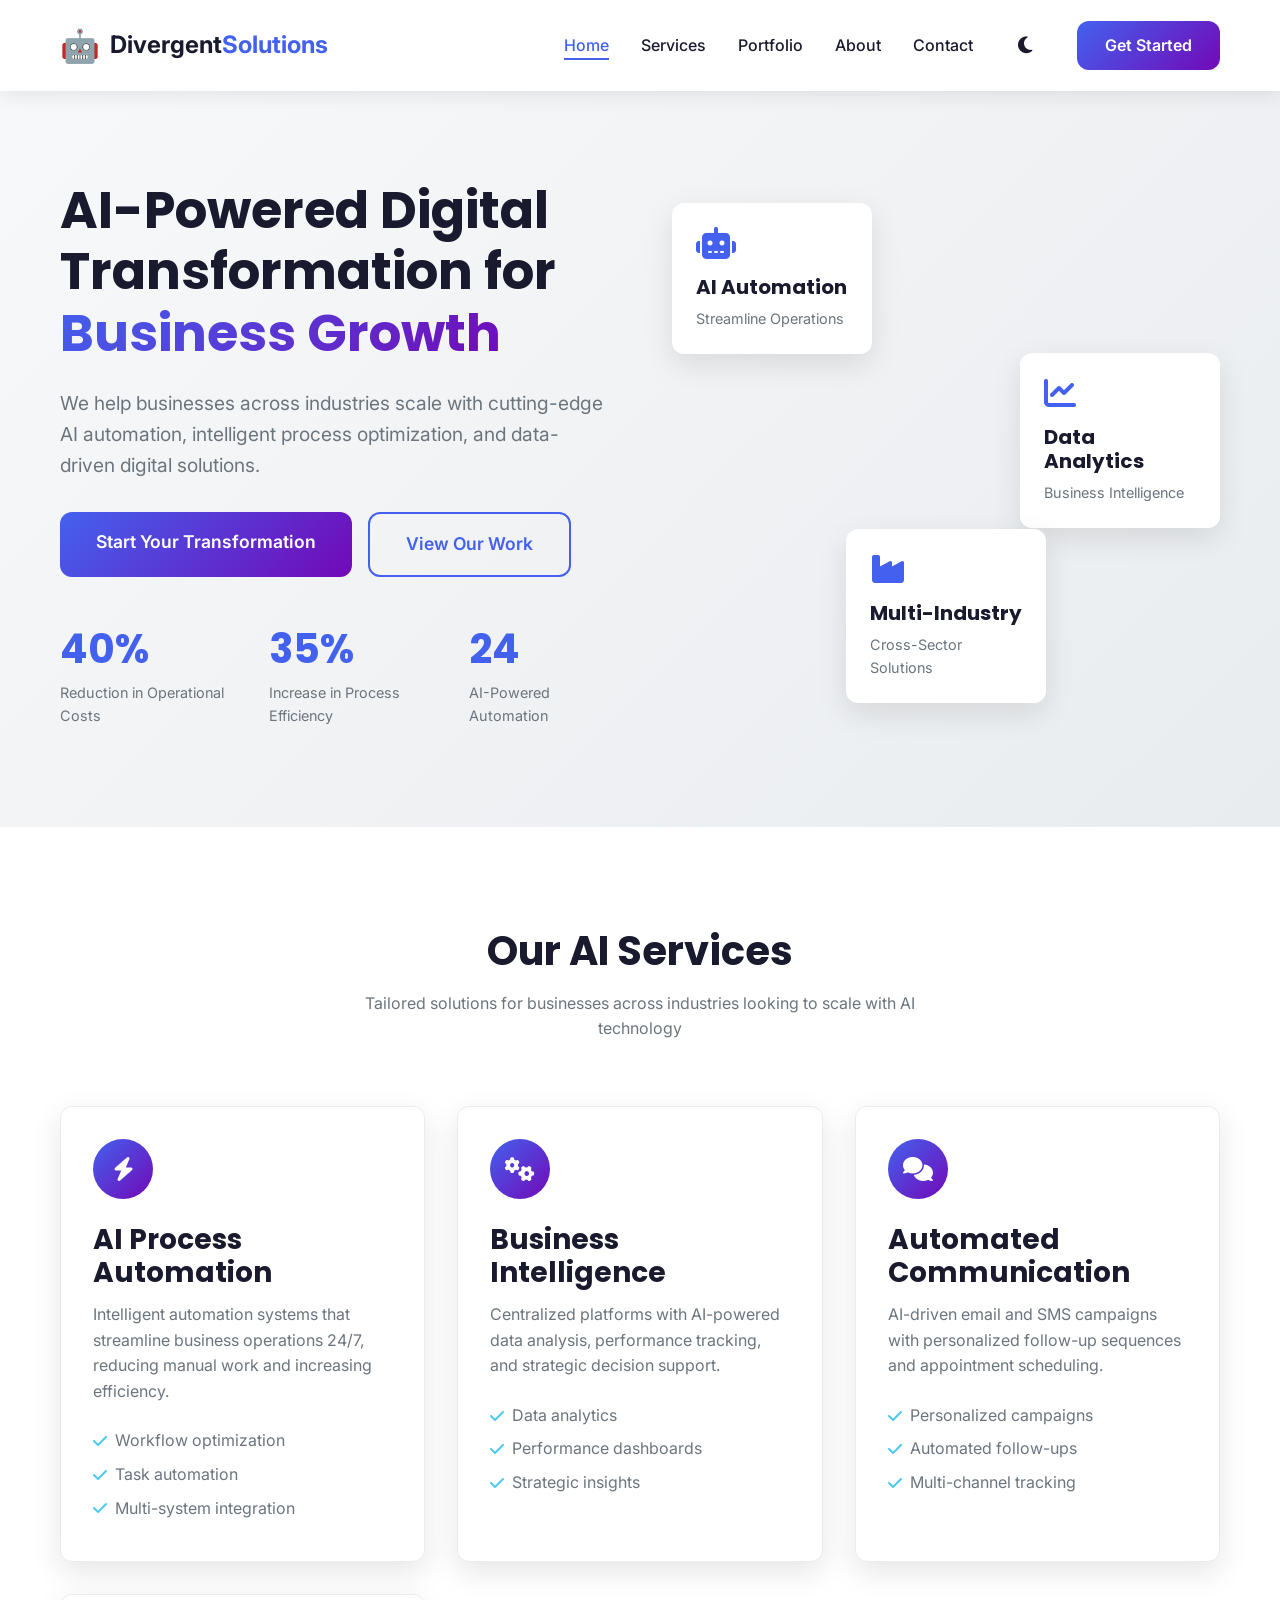
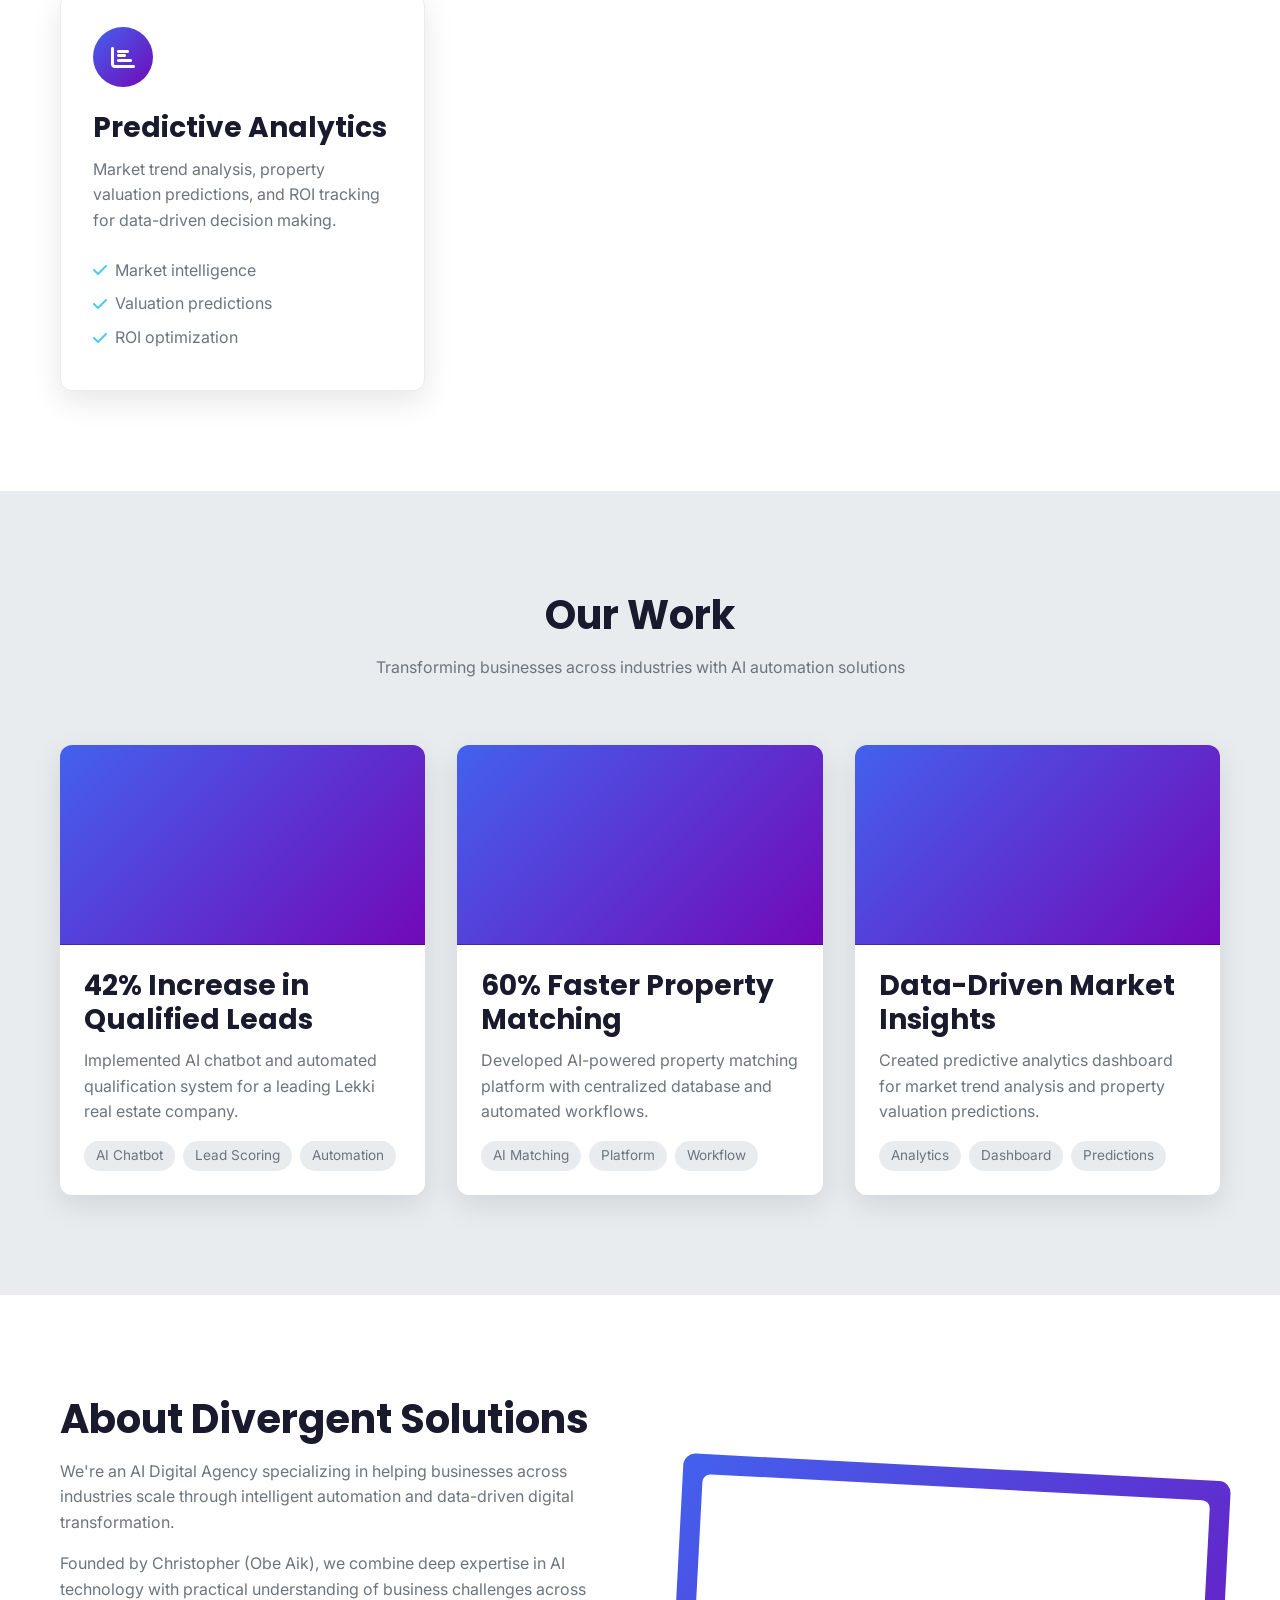
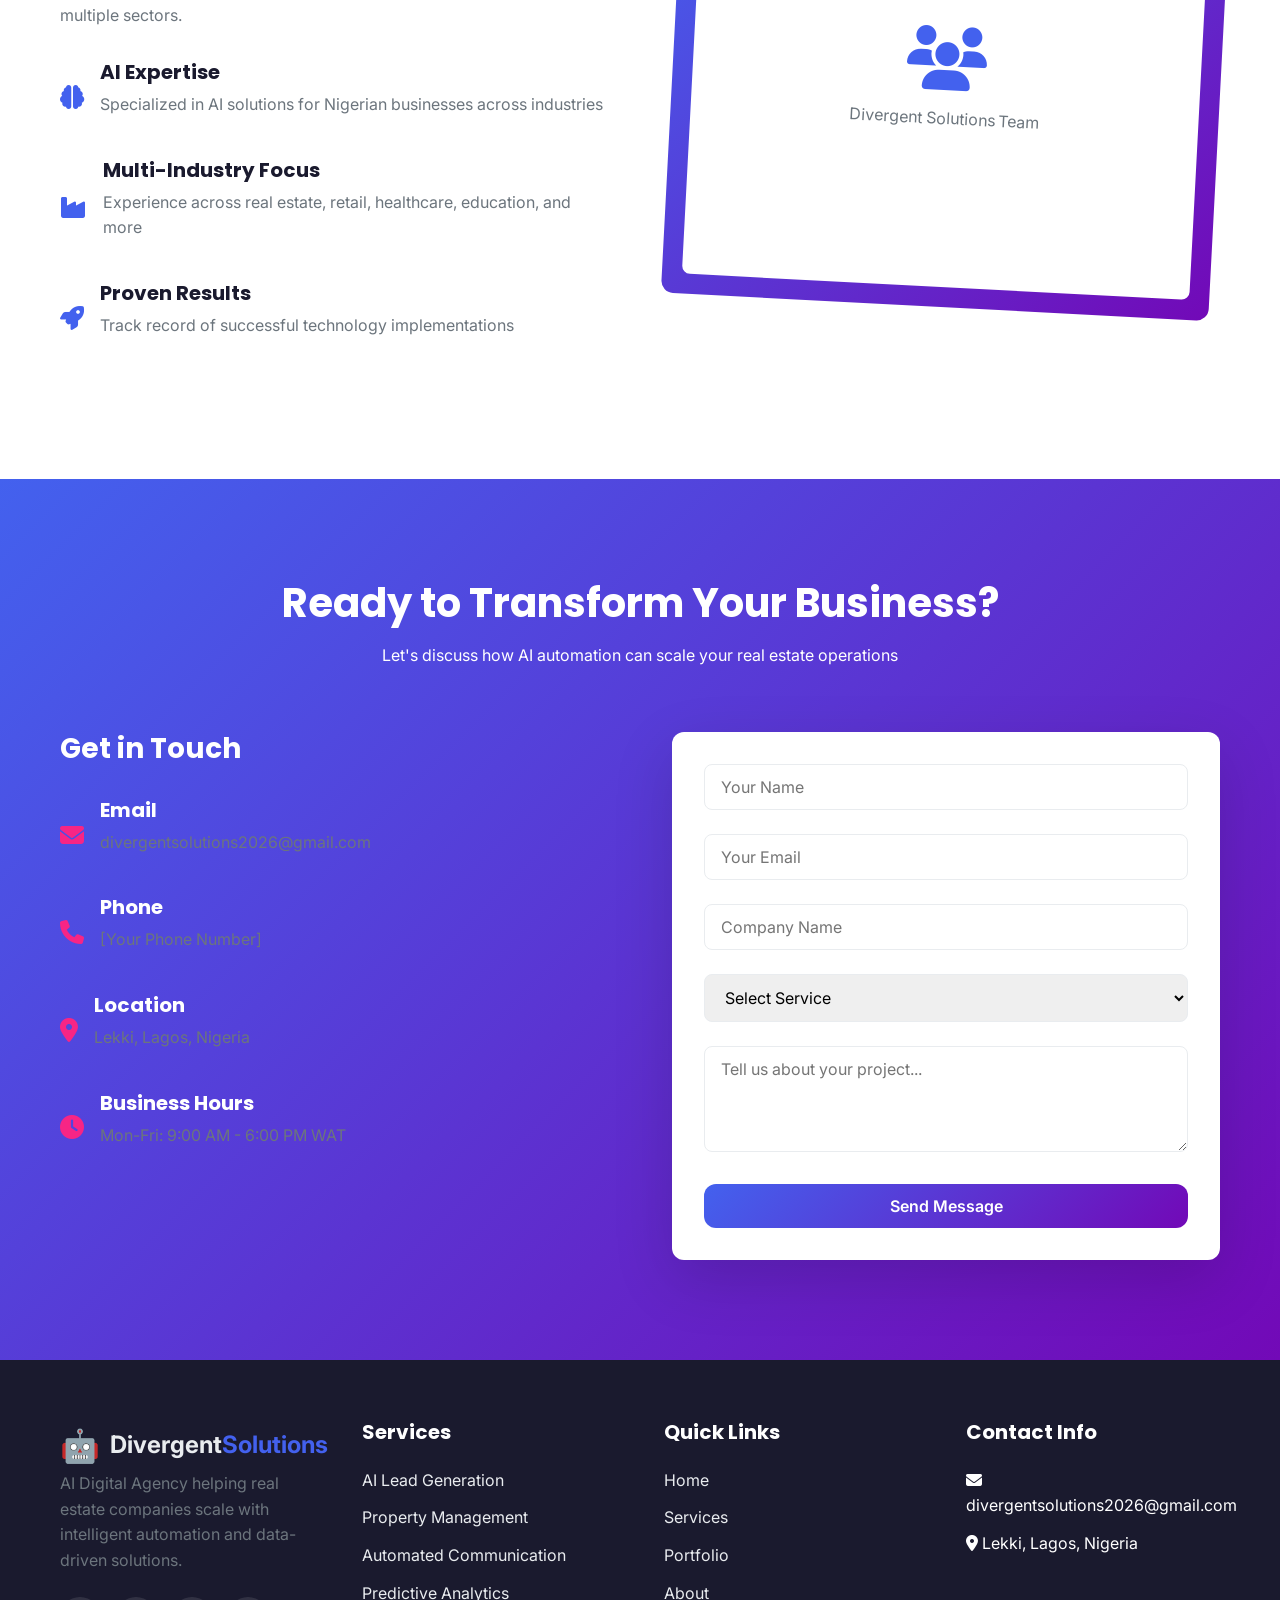
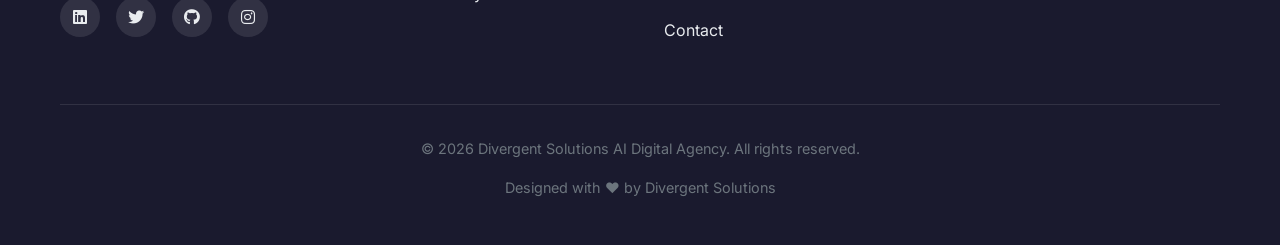
<file: index.html>
<!DOCTYPE html>
<html lang="en">
<head>
    <meta charset="UTF-8">
    <meta name="viewport" content="width=device-width, initial-scale=1.0">
    <title>Divergent Solutions | AI Digital Agency</title>
    <link rel="stylesheet" href="css/style.css">
    <link rel="stylesheet" href="https://cdnjs.cloudflare.com/ajax/libs/font-awesome/6.4.0/css/all.min.css">
    <link href="https://fonts.googleapis.com/css2?family=Inter:wght@300;400;500;600;700;800&family=Poppins:wght@400;500;600;700&display=swap" rel="stylesheet">
    <link rel="icon" type="image/x-icon" href="assets/favicon.ico">
</head>
<body>
    <!-- Navigation -->
    <nav class="navbar">
        <div class="container">
            <a href="#" class="logo">
                <span class="logo-icon">🤖</span>
                <span class="logo-text">Divergent<span class="logo-highlight">Solutions</span></span>
            </a>
            <div class="nav-toggle" id="navToggle">
                <span></span>
                <span></span>
                <span></span>
            </div>
            <ul class="nav-menu" id="navMenu">
                <li><a href="#home" class="nav-link active">Home</a></li>
                <li><a href="#services" class="nav-link">Services</a></li>
                <li><a href="#portfolio" class="nav-link">Portfolio</a></li>
                <li><a href="#about" class="nav-link">About</a></li>
                <li><a href="#contact" class="nav-link">Contact</a></li>
                <li>
                    <button class="theme-toggle" id="themeToggle" aria-label="Toggle dark mode">
                        <i class="fas fa-moon"></i>
                        <i class="fas fa-sun"></i>
                    </button>
                </li>
                <li><a href="#" class="btn btn-primary nav-cta">Get Started</a></li>
            </ul>
        </div>
    </nav>

    <!-- Hero Section -->
    <section class="hero" id="home">
        <div class="container">
            <div class="hero-content">
                <h1 class="hero-title">AI-Powered Digital Transformation for <span class="text-gradient">Business Growth</span></h1>
                <p class="hero-subtitle">We help businesses across industries scale with cutting-edge AI automation, intelligent process optimization, and data-driven digital solutions.</p>
                <div class="hero-buttons">
                    <a href="#contact" class="btn btn-primary btn-lg">Start Your Transformation</a>
                    <a href="#portfolio" class="btn btn-secondary btn-lg">View Our Work</a>
                </div>
                <div class="hero-stats">
                    <div class="stat">
                        <h3>40%</h3>
                        <p>Reduction in Operational Costs</p>
                    </div>
                    <div class="stat">
                        <h3>35%</h3>
                        <p>Increase in Process Efficiency</p>
                    </div>
                    <div class="stat">
                        <h3>24/7</h3>
                        <p>AI-Powered Automation</p>
                    </div>
                </div>
            </div>
            <div class="hero-image">
                <div class="floating-card card-1">
                    <i class="fas fa-robot"></i>
                    <h4>AI Automation</h4>
                    <p>Streamline Operations</p>
                </div>
                <div class="floating-card card-2">
                    <i class="fas fa-chart-line"></i>
                    <h4>Data Analytics</h4>
                    <p>Business Intelligence</p>
                </div>
                <div class="floating-card card-3">
                    <i class="fas fa-industry"></i>
                    <h4>Multi-Industry</h4>
                    <p>Cross-Sector Solutions</p>
                </div>
            </div>
        </div>
    </section>

    <!-- Services Section -->
    <section class="services" id="services">
        <div class="container">
            <div class="section-header">
                <h2 class="section-title">Our AI Services</h2>
                <p class="section-subtitle">Tailored solutions for businesses across industries looking to scale with AI technology</p>
            </div>
            <div class="services-grid">
                <div class="service-card">
                    <div class="service-icon">
                        <i class="fas fa-bolt"></i>
                    </div>
                    <h3>AI Process Automation</h3>
                    <p>Intelligent automation systems that streamline business operations 24/7, reducing manual work and increasing efficiency.</p>
                    <ul class="service-features">
                        <li><i class="fas fa-check"></i> Workflow optimization</li>
                        <li><i class="fas fa-check"></i> Task automation</li>
                        <li><i class="fas fa-check"></i> Multi-system integration</li>
                    </ul>
                </div>
                <div class="service-card">
                    <div class="service-icon">
                        <i class="fas fa-cogs"></i>
                    </div>
                    <h3>Business Intelligence</h3>
                    <p>Centralized platforms with AI-powered data analysis, performance tracking, and strategic decision support.</p>
                    <ul class="service-features">
                        <li><i class="fas fa-check"></i> Data analytics</li>
                        <li><i class="fas fa-check"></i> Performance dashboards</li>
                        <li><i class="fas fa-check"></i> Strategic insights</li>
                    </ul>
                </div>
                <div class="service-card">
                    <div class="service-icon">
                        <i class="fas fa-comments"></i>
                    </div>
                    <h3>Automated Communication</h3>
                    <p>AI-driven email and SMS campaigns with personalized follow-up sequences and appointment scheduling.</p>
                    <ul class="service-features">
                        <li><i class="fas fa-check"></i> Personalized campaigns</li>
                        <li><i class="fas fa-check"></i> Automated follow-ups</li>
                        <li><i class="fas fa-check"></i> Multi-channel tracking</li>
                    </ul>
                </div>
                <div class="service-card">
                    <div class="service-icon">
                        <i class="fas fa-chart-bar"></i>
                    </div>
                    <h3>Predictive Analytics</h3>
                    <p>Market trend analysis, property valuation predictions, and ROI tracking for data-driven decision making.</p>
                    <ul class="service-features">
                        <li><i class="fas fa-check"></i> Market intelligence</li>
                        <li><i class="fas fa-check"></i> Valuation predictions</li>
                        <li><i class="fas fa-check"></i> ROI optimization</li>
                    </ul>
                </div>
            </div>
        </div>
    </section>

    <!-- Portfolio Section -->
    <section class="portfolio" id="portfolio">
        <div class="container">
            <div class="section-header">
                <h2 class="section-title">Our Work</h2>
                <p class="section-subtitle">Transforming businesses across industries with AI automation solutions</p>
            </div>
            <div class="portfolio-grid">
                <div class="portfolio-card">
                    <div class="portfolio-image">
                        <div class="portfolio-overlay">
                            <h4>Lekki Real Estate Group</h4>
                            <p>AI Lead Generation System</p>
                        </div>
                    </div>
                    <div class="portfolio-content">
                        <h3>42% Increase in Qualified Leads</h3>
                        <p>Implemented AI chatbot and automated qualification system for a leading Lekki real estate company.</p>
                        <div class="portfolio-tags">
                            <span class="tag">AI Chatbot</span>
                            <span class="tag">Lead Scoring</span>
                            <span class="tag">Automation</span>
                        </div>
                    </div>
                </div>
                <div class="portfolio-card">
                    <div class="portfolio-image">
                        <div class="portfolio-overlay">
                            <h4>Premium Properties Lagos</h4>
                            <p>Property Management Platform</p>
                        </div>
                    </div>
                    <div class="portfolio-content">
                        <h3>60% Faster Property Matching</h3>
                        <p>Developed AI-powered property matching platform with centralized database and automated workflows.</p>
                        <div class="portfolio-tags">
                            <span class="tag">AI Matching</span>
                            <span class="tag">Platform</span>
                            <span class="tag">Workflow</span>
                        </div>
                    </div>
                </div>
                <div class="portfolio-card">
                    <div class="portfolio-image">
                        <div class="portfolio-overlay">
                            <h4>Coastal Developments</h4>
                            <p>Predictive Analytics Dashboard</p>
                        </div>
                    </div>
                    <div class="portfolio-content">
                        <h3>Data-Driven Market Insights</h3>
                        <p>Created predictive analytics dashboard for market trend analysis and property valuation predictions.</p>
                        <div class="portfolio-tags">
                            <span class="tag">Analytics</span>
                            <span class="tag">Dashboard</span>
                            <span class="tag">Predictions</span>
                        </div>
                    </div>
                </div>
            </div>
        </div>
    </section>

    <!-- About Section -->
    <section class="about" id="about">
        <div class="container">
            <div class="about-content">
                <div class="about-text">
                    <h2 class="section-title">About Divergent Solutions</h2>
                    <p>We're an AI Digital Agency specializing in helping businesses across industries scale through intelligent automation and data-driven digital transformation.</p>
                    <p>Founded by Christopher (Obe Aik), we combine deep expertise in AI technology with practical understanding of business challenges across multiple sectors.</p>
                    <div class="about-features">
                        <div class="feature">
                            <i class="fas fa-brain"></i>
                            <div>
                                <h4>AI Expertise</h4>
                                <p>Specialized in AI solutions for Nigerian businesses across industries</p>
                            </div>
                        </div>
                        <div class="feature">
                            <i class="fas fa-industry"></i>
                            <div>
                                <h4>Multi-Industry Focus</h4>
                                <p>Experience across real estate, retail, healthcare, education, and more</p>
                            </div>
                        </div>
                        <div class="feature">
                            <i class="fas fa-rocket"></i>
                            <div>
                                <h4>Proven Results</h4>
                                <p>Track record of successful technology implementations</p>
                            </div>
                        </div>
                    </div>
                </div>
                <div class="about-image">
                    <div class="image-frame">
                        <!-- Placeholder for agency/team image -->
                        <div class="placeholder-image">
                            <i class="fas fa-users"></i>
                            <p>Divergent Solutions Team</p>
                        </div>
                    </div>
                </div>
            </div>
        </div>
    </section>

    <!-- Contact Section -->
    <section class="contact" id="contact">
        <div class="container">
            <div class="section-header">
                <h2 class="section-title">Ready to Transform Your Business?</h2>
                <p class="section-subtitle">Let's discuss how AI automation can scale your real estate operations</p>
            </div>
            <div class="contact-content">
                <div class="contact-info">
                    <h3>Get in Touch</h3>
                    <div class="contact-details">
                        <div class="contact-item">
                            <i class="fas fa-envelope"></i>
                            <div>
                                <h4>Email</h4>
                                <p>divergentsolutions2026@gmail.com</p>
                            </div>
                        </div>
                        <div class="contact-item">
                            <i class="fas fa-phone"></i>
                            <div>
                                <h4>Phone</h4>
                                <p>[Your Phone Number]</p>
                            </div>
                        </div>
                        <div class="contact-item">
                            <i class="fas fa-map-marker-alt"></i>
                            <div>
                                <h4>Location</h4>
                                <p>Lekki, Lagos, Nigeria</p>
                            </div>
                        </div>
                        <div class="contact-item">
                            <i class="fas fa-clock"></i>
                            <div>
                                <h4>Business Hours</h4>
                                <p>Mon-Fri: 9:00 AM - 6:00 PM WAT</p>
                            </div>
                        </div>
                    </div>
                </div>
                <div class="contact-form">
                    <form id="contactForm">
                        <div class="form-group">
                            <input type="text" id="name" placeholder="Your Name" required>
                        </div>
                        <div class="form-group">
                            <input type="email" id="email" placeholder="Your Email" required>
                        </div>
                        <div class="form-group">
                            <input type="text" id="company" placeholder="Company Name">
                        </div>
                        <div class="form-group">
                            <select id="service" required>
                                <option value="" disabled selected>Select Service</option>
                                <option value="ai-lead-generation">AI Lead Generation</option>
                                <option value="property-management">Property Management</option>
                                <option value="communication">Automated Communication</option>
                                <option value="analytics">Predictive Analytics</option>
                                <option value="custom">Custom Solution</option>
                            </select>
                        </div>
                        <div class="form-group">
                            <textarea id="message" rows="4" placeholder="Tell us about your project..." required></textarea>
                        </div>
                        <button type="submit" class="btn btn-primary btn-block">Send Message</button>
                    </form>
                </div>
            </div>
        </div>
    </section>

    <!-- Footer -->
    <footer class="footer">
        <div class="container">
            <div class="footer-content">
                <div class="footer-section">
                    <a href="#" class="logo">
                        <span class="logo-icon">🤖</span>
                        <span class="logo-text">Divergent<span class="logo-highlight">Solutions</span></span>
                    </a>
                    <p>AI Digital Agency helping real estate companies scale with intelligent automation and data-driven solutions.</p>
                    <div class="social-links">
                        <a href="#" class="social-link"><i class="fab fa-linkedin"></i></a>
                        <a href="#" class="social-link"><i class="fab fa-twitter"></i></a>
                        <a href="#" class="social-link"><i class="fab fa-github"></i></a>
                        <a href="#" class="social-link"><i class="fab fa-instagram"></i></a>
                    </div>
                </div>
                <div class="footer-section">
                    <h4>Services</h4>
                    <ul>
                        <li><a href="#services">AI Lead Generation</a></li>
                        <li><a href="#services">Property Management</a></li>
                        <li><a href="#services">Automated Communication</a></li>
                        <li><a href="#services">Predictive Analytics</a></li>
                    </ul>
                </div>
                <div class="footer-section">
                    <h4>Quick Links</h4>
                    <ul>
                        <li><a href="#home">Home</a></li>
                        <li><a href="#services">Services</a></li>
                        <li><a href="#portfolio">Portfolio</a></li>
                        <li><a href="#about">About</a></li>
                        <li><a href="#contact">Contact</a></li>
                    </ul>
                </div>
                <div class="footer-section">
                    <h4>Contact Info</h4>
                    <ul>
                        <li><i class="fas fa-envelope"></i> divergentsolutions2026@gmail.com</li>
                        <li><i class="fas fa-map-marker-alt"></i> Lekki, Lagos, Nigeria</li>
                    </ul>
                </div>
            </div>
            <div class="footer-bottom">
                <p>&copy; 2026 Divergent Solutions AI Digital Agency. All rights reserved.</p>
                <p>Designed with ❤️ by Divergent Solutions</p>
            </div>
        </div>
    </footer>

    <!-- JavaScript -->
    <script src="js/script.js"></script>
</body>
</html>
</file>
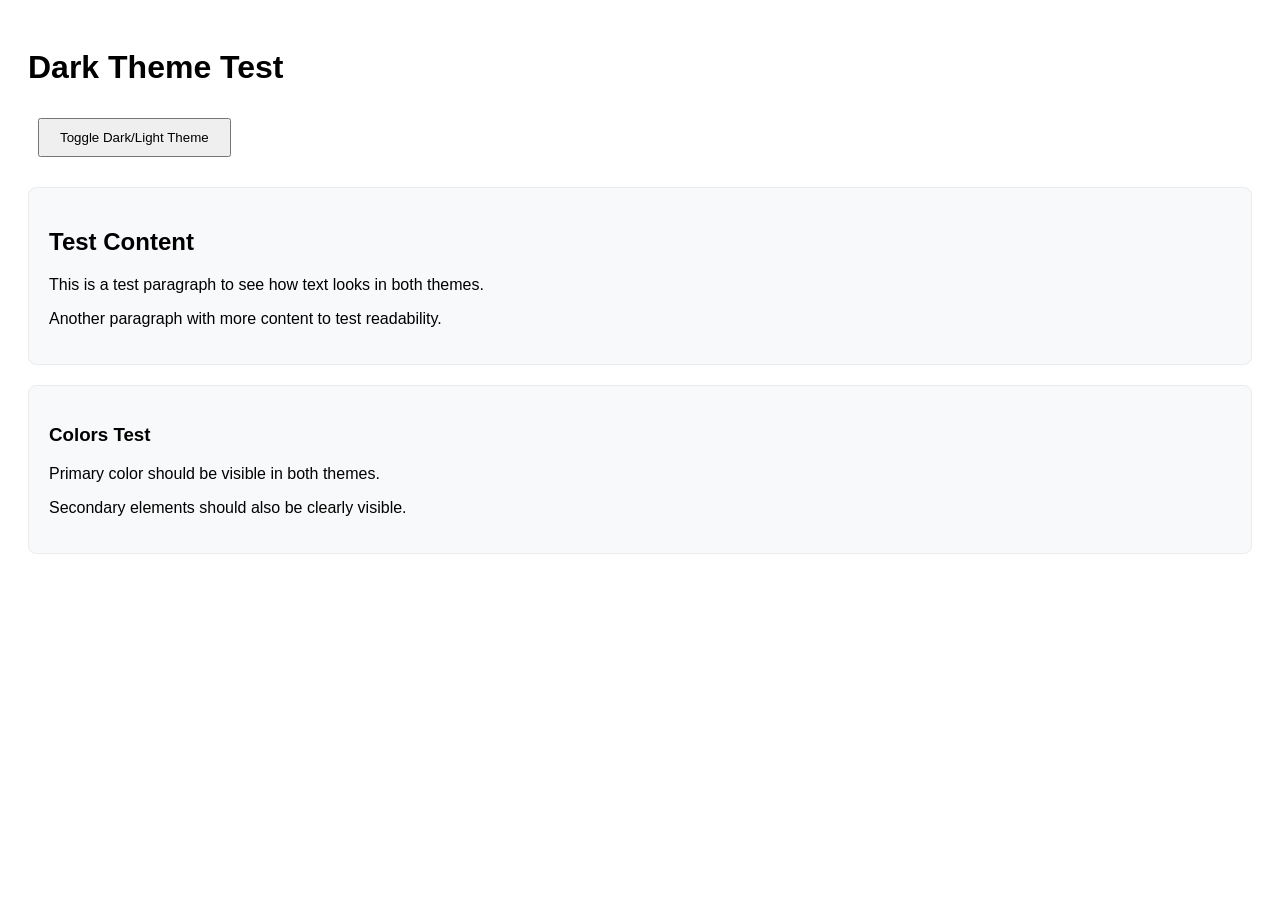
<file: test-dark.html>
<!DOCTYPE html>
<html lang="en">
<head>
    <meta charset="UTF-8">
    <meta name="viewport" content="width=device-width, initial-scale=1.0">
    <title>Dark Theme Test</title>
    <style>
        body {
            font-family: Arial, sans-serif;
            padding: 20px;
            transition: background-color 0.3s, color 0.3s;
        }
        
        .light {
            background-color: white;
            color: black;
        }
        
        .dark {
            background-color: #121212;
            color: #f8f9fa;
        }
        
        button {
            padding: 10px 20px;
            margin: 10px;
            cursor: pointer;
        }
        
        .test-section {
            padding: 20px;
            margin: 20px 0;
            border-radius: 8px;
        }
        
        .light .test-section {
            background: #f8f9fa;
            border: 1px solid #e9ecef;
        }
        
        .dark .test-section {
            background: #1e1e1e;
            border: 1px solid #333;
        }
    </style>
</head>
<body class="light" id="testBody">
    <h1>Dark Theme Test</h1>
    <button onclick="toggleTheme()">Toggle Dark/Light Theme</button>
    
    <div class="test-section">
        <h2>Test Content</h2>
        <p>This is a test paragraph to see how text looks in both themes.</p>
        <p>Another paragraph with more content to test readability.</p>
    </div>
    
    <div class="test-section">
        <h3>Colors Test</h3>
        <p>Primary color should be visible in both themes.</p>
        <p>Secondary elements should also be clearly visible.</p>
    </div>
    
    <script>
        function toggleTheme() {
            const body = document.getElementById('testBody');
            if (body.classList.contains('light')) {
                body.classList.remove('light');
                body.classList.add('dark');
            } else {
                body.classList.remove('dark');
                body.classList.add('light');
            }
        }
        
        // Check system preference
        if (window.matchMedia && window.matchMedia('(prefers-color-scheme: dark)').matches) {
            document.getElementById('testBody').classList.remove('light');
            document.getElementById('testBody').classList.add('dark');
        }
    </script>
</body>
</html>
</file>
<file: css/style.css>
/* CSS Reset and Base Styles */
* {
    margin: 0;
    padding: 0;
    box-sizing: border-box;
}

:root {
    --primary: #4361ee;
    --primary-dark: #3a56d4;
    --secondary: #7209b7;
    --accent: #f72585;
    --dark: #1a1a2e;
    --light: #f8f9fa;
    --gray: #6c757d;
    --gray-light: #e9ecef;
    --success: #4cc9f0;
    --shadow: 0 10px 30px rgba(0, 0, 0, 0.1);
    --shadow-lg: 0 20px 60px rgba(0, 0, 0, 0.15);
    --radius: 12px;
    --radius-sm: 8px;
    --transition: all 0.3s ease;
}

html {
    scroll-behavior: smooth;
}

body {
    font-family: 'Inter', sans-serif;
    line-height: 1.6;
    color: var(--dark);
    background-color: var(--light);
    overflow-x: hidden;
}

.container {
    width: 100%;
    max-width: 1200px;
    margin: 0 auto;
    padding: 0 20px;
}

/* Typography */
h1, h2, h3, h4 {
    font-family: 'Poppins', sans-serif;
    font-weight: 700;
    line-height: 1.2;
}

h1 {
    font-size: 3.5rem;
    margin-bottom: 1.5rem;
}

h2 {
    font-size: 2.5rem;
    margin-bottom: 1rem;
}

h3 {
    font-size: 1.75rem;
    margin-bottom: 0.75rem;
}

h4 {
    font-size: 1.25rem;
    margin-bottom: 0.5rem;
}

p {
    margin-bottom: 1rem;
    color: var(--gray);
}

.text-gradient {
    background: linear-gradient(135deg, var(--primary), var(--secondary));
    -webkit-background-clip: text;
    -webkit-text-fill-color: transparent;
    background-clip: text;
}

/* Buttons */
.btn {
    display: inline-block;
    padding: 12px 28px;
    border-radius: var(--radius);
    font-weight: 600;
    text-decoration: none;
    transition: var(--transition);
    cursor: pointer;
    border: none;
    font-family: 'Inter', sans-serif;
    font-size: 1rem;
}

.btn-primary {
    background: linear-gradient(135deg, var(--primary), var(--secondary));
    color: white;
}

.btn-primary:hover {
    transform: translateY(-3px);
    box-shadow: var(--shadow);
}

.btn-secondary {
    background: transparent;
    color: var(--primary);
    border: 2px solid var(--primary);
}

.btn-secondary:hover {
    background: var(--primary);
    color: white;
    transform: translateY(-3px);
}

.btn-lg {
    padding: 16px 36px;
    font-size: 1.1rem;
}

.btn-block {
    display: block;
    width: 100%;
}

/* Navigation */
.navbar {
    position: fixed;
    top: 0;
    left: 0;
    width: 100%;
    background: rgba(255, 255, 255, 0.95);
    backdrop-filter: blur(10px);
    z-index: 1000;
    padding: 20px 0;
    box-shadow: 0 2px 20px rgba(0, 0, 0, 0.1);
}

.navbar .container {
    display: flex;
    justify-content: space-between;
    align-items: center;
}

.logo {
    display: flex;
    align-items: center;
    text-decoration: none;
    font-size: 1.5rem;
    font-weight: 700;
    color: var(--dark);
}

.logo-icon {
    font-size: 2rem;
    margin-right: 10px;
}

.logo-highlight {
    color: var(--primary);
}

.nav-menu {
    display: flex;
    list-style: none;
    align-items: center;
    gap: 2rem;
}

.nav-link {
    text-decoration: none;
    color: var(--dark);
    font-weight: 500;
    transition: var(--transition);
    position: relative;
}

.nav-link:hover,
.nav-link.active {
    color: var(--primary);
}

.nav-link.active::after {
    content: '';
    position: absolute;
    bottom: -5px;
    left: 0;
    width: 100%;
    height: 2px;
    background: var(--primary);
}

.nav-toggle {
    display: none;
    flex-direction: column;
    cursor: pointer;
    gap: 4px;
}

.nav-toggle span {
    width: 25px;
    height: 3px;
    background: var(--dark);
    border-radius: 2px;
    transition: var(--transition);
}

/* Hero Section */
.hero {
    padding: 180px 0 100px;
    background: linear-gradient(135deg, #f8f9fa 0%, #e9ecef 100%);
    position: relative;
    overflow: hidden;
}

.hero .container {
    display: grid;
    grid-template-columns: 1fr 1fr;
    gap: 4rem;
    align-items: center;
}

.hero-title {
    font-size: 3.2rem;
    margin-bottom: 1.5rem;
}

.hero-subtitle {
    font-size: 1.2rem;
    margin-bottom: 2rem;
    color: var(--gray);
}

.hero-buttons {
    display: flex;
    gap: 1rem;
    margin-bottom: 3rem;
}

.hero-stats {
    display: flex;
    gap: 2rem;
}

.stat h3 {
    font-size: 2.5rem;
    color: var(--primary);
    margin-bottom: 0.5rem;
}

.stat p {
    font-size: 0.9rem;
    color: var(--gray);
    margin: 0;
}

.hero-image {
    position: relative;
    height: 500px;
}

.floating-card {
    position: absolute;
    background: white;
    padding: 1.5rem;
    border-radius: var(--radius);
    box-shadow: var(--shadow);
    transition: var(--transition);
    width: 200px;
}

.floating-card:hover {
    transform: translateY(-10px);
    box-shadow: var(--shadow-lg);
}

.floating-card i {
    font-size: 2rem;
    color: var(--primary);
    margin-bottom: 1rem;
}

.floating-card h4 {
    margin-bottom: 0.5rem;
}

.floating-card p {
    font-size: 0.9rem;
    margin: 0;
    color: var(--gray);
}

.card-1 {
    top: 0;
    left: 0;
    animation: float 3s ease-in-out infinite;
}

.card-2 {
    top: 150px;
    right: 0;
    animation: float 3s ease-in-out infinite 0.5s;
}

.card-3 {
    bottom: 0;
    left: 50%;
    transform: translateX(-50%);
    animation: float 3s ease-in-out infinite 1s;
}

@keyframes float {
    0%, 100% { transform: translateY(0); }
    50% { transform: translateY(-20px); }
}

/* Services Section */
.services {
    padding: 100px 0;
    background: white;
}

.section-header {
    text-align: center;
    margin-bottom: 4rem;
}

.section-title {
    margin-bottom: 1rem;
}

.section-subtitle {
    max-width: 600px;
    margin: 0 auto;
    color: var(--gray);
}

.services-grid {
    display: grid;
    grid-template-columns: repeat(auto-fit, minmax(280px, 1fr));
    gap: 2rem;
}

.service-card {
    background: white;
    padding: 2rem;
    border-radius: var(--radius);
    box-shadow: var(--shadow);
    transition: var(--transition);
    border: 1px solid var(--gray-light);
}

.service-card:hover {
    transform: translateY(-10px);
    box-shadow: var(--shadow-lg);
}

.service-icon {
    width: 60px;
    height: 60px;
    background: linear-gradient(135deg, var(--primary), var(--secondary));
    border-radius: 50%;
    display: flex;
    align-items: center;
    justify-content: center;
    margin-bottom: 1.5rem;
}

.service-icon i {
    font-size: 1.5rem;
    color: white;
}

.service-features {
    list-style: none;
    margin-top: 1.5rem;
}

.service-features li {
    display: flex;
    align-items: center;
    gap: 0.5rem;
    margin-bottom: 0.5rem;
    color: var(--gray);
}

.service-features i {
    color: var(--success);
}

/* Portfolio Section */
.portfolio {
    padding: 100px 0;
    background: var(--gray-light);
}

.portfolio-grid {
    display: grid;
    grid-template-columns: repeat(auto-fit, minmax(350px, 1fr));
    gap: 2rem;
}

.portfolio-card {
    background: white;
    border-radius: var(--radius);
    overflow: hidden;
    box-shadow: var(--shadow);
    transition: var(--transition);
}

.portfolio-card:hover {
    transform: translateY(-10px);
    box-shadow: var(--shadow-lg);
}

.portfolio-image {
    height: 200px;
    background: linear-gradient(135deg, var(--primary), var(--secondary));
    position: relative;
    overflow: hidden;
}

.portfolio-overlay {
    position: absolute;
    bottom: 0;
    left: 0;
    right: 0;
    background: rgba(0, 0, 0, 0.7);
    color: white;
    padding: 1.5rem;
    transform: translateY(100%);
    transition: var(--transition);
}

.portfolio-card:hover .portfolio-overlay {
    transform: translateY(0);
}

.portfolio-content {
    padding: 1.5rem;
}

.portfolio-tags {
    display: flex;
    gap: 0.5rem;
    margin-top: 1rem;
    flex-wrap: wrap;
}

.tag {
    background: var(--gray-light);
    color: var(--gray);
    padding: 0.25rem 0.75rem;
    border-radius: 20px;
    font-size: 0.85rem;
}

/* About Section */
.about {
    padding: 100px 0;
    background: white;
}

.about-content {
    display: grid;
    grid-template-columns: 1fr 1fr;
    gap: 4rem;
    align-items: center;
}

.about-features {
    margin-top: 2rem;
}

.feature {
    display: flex;
    align-items: center;
    gap: 1rem;
    margin-bottom: 1.5rem;
}

.feature i {
    font-size: 1.5rem;
    color: var(--primary);
}

.about-image {
    position: relative;
}

.image-frame {
    background: linear-gradient(135deg, var(--primary), var(--secondary));
    border-radius: var(--radius);
    padding: 20px;
    transform: rotate(3deg);
}

.placeholder-image {
    background: white;
    border-radius: var(--radius-sm);
    height: 400px;
    display: flex;
    flex-direction: column;
    align-items: center;
    justify-content: center;
    color: var(--gray);
}

.placeholder-image i {
    font-size: 4rem;
    margin-bottom: 1rem;
    color: var(--primary);
}

/* Contact Section */
.contact {
    padding: 100px 0;
    background: linear-gradient(135deg, var(--primary), var(--secondary));
    color: white;
}

.contact .section-title,
.contact .section-subtitle {
    color: white;
}

.contact-content {
    display: grid;
    grid-template-columns: 1fr 1fr;
    gap: 4rem;
    margin-top: 3rem;
}

.contact-info h3 {
    margin-bottom: 2rem;
}

.contact-details {
    display: flex;
    flex-direction: column;
    gap: 1.5rem;
}

.contact-item {
    display: flex;
    align-items: center;
    gap: 1rem;
}

.contact-item i {
    font-size: 1.5rem;
    color: var(--accent);
}

.contact-form {
    background: white;
    padding: 2rem;
    border-radius: var(--radius);
    box-shadow: var(--shadow-lg);
}

.contact-form .form-group {
    margin-bottom: 1.5rem;
}

.contact-form input,
.contact-form select,
.contact-form textarea {
    width: 100%;
    padding: 12px 16px;
    border: 1px solid var(--gray-light);
    border-radius: var(--radius-sm);
    font-family: 'Inter', sans-serif;
    font-size: 1rem;
    transition: var(--transition);
}

.contact-form input:focus,
.contact-form select:focus,
.contact-form textarea:focus {
    outline: none;
    border-color: var(--primary);
    box-shadow: 0 0 0 3px rgba(67, 97, 238, 0.1);
}

/* Footer */
.footer {
    background: var(--dark);
    color: white;
    padding: 60px 0 30px;
}

.footer-content {
    display: grid;
    grid-template-columns: repeat(auto-fit, minmax(250px, 1fr));
    gap: 3rem;
    margin-bottom: 3rem;
}

.footer-section h4 {
    margin-bottom: 1.5rem;
    color: white;
}

.footer-section ul {
    list-style: none;
}

.footer-section ul li {
    margin-bottom: 0.75rem;
}

.footer-section a {
    color: var(--gray-light);
    text-decoration: none;
    transition: var(--transition);
}

.footer-section a:hover {
    color: white;
}

.social-links {
    display: flex;
    gap: 1rem;
    margin-top: 1.5rem;
}

.social-link {
    display: inline-flex;
    align-items: center;
    justify-content: center;
    width: 40px;
    height: 40px;
    background: rgba(255, 255, 255, 0.1);
    border-radius: 50%;
    color: white;
    transition: var(--transition);
}

.social-link:hover {
    background: var(--primary);
    transform: translateY(-3px);
}

.footer-bottom {
    text-align: center;
    padding-top: 2rem;
    border-top: 1px solid rgba(255, 255, 255, 0.1);
    color: var(--gray-light);
    font-size: 0.9rem;
}

/* Responsive Design */
@media (max-width: 992px) {
    h1 {
        font-size: 2.8rem;
    }
    
    h2 {
        font-size: 2.2rem;
    }
    
    .hero .container,
    .about-content,
    .contact-content {
        grid-template-columns: 1fr;
        gap: 3rem;
    }
    
    .hero-image {
        height: 400px;
    }
}

@media (max-width: 768px) {
    .nav-toggle {
        display: flex;
    }
    
    .nav-menu {
        position: fixed;
        top: 80px;
        left: -100%;
        width: 100%;
        flex-direction: column;
        background: white;
        padding: 2rem;
        box-shadow: var(--shadow);
        transition: var(--transition);
        gap: 1.5rem;
    }
    
    .nav-menu.active {
        left: 0;
    }
    
    .nav-cta {
        margin-top: 1rem;
    }
    
    .hero-buttons {
        flex-direction: column;
    }
    
    .hero-stats {
        flex-direction: column;
        gap: 1.5rem;
    }
    
    .floating-card {
        width: 160px;
        padding: 1rem;
    }
}

@media (max-width: 576px) {
    h1 {
        font-size: 2.2rem;
    }
    
    h2 {
        font-size: 1.8rem;
    }
    
    .container {
        padding: 0 15px;
    }
    
    .hero {
        padding: 150px 0 60px;
    }
    
    .services,
    .portfolio,
    .about,
    .contact {
        padding: 60px 0;
    }
    
    .portfolio-grid {
        grid-template-columns: 1fr;
    }
}

/* Dark Theme Toggle */
.theme-toggle {
    background: transparent;
    border: none;
    color: var(--dark);
    cursor: pointer;
    font-size: 1.2rem;
    padding: 8px;
    border-radius: 50%;
    width: 40px;
    height: 40px;
    display: flex;
    align-items: center;
    justify-content: center;
    transition: var(--transition);
    position: relative;
}

.theme-toggle:hover {
    background: var(--gray-light);
}

.theme-toggle .fa-sun {
    display: none;
}

.theme-toggle .fa-moon {
    display: block;
}

/* Dark Theme Variables */
[data-theme="dark"] {
    --primary: #5d7af0;
    --primary-dark: #4a68e0;
    --secondary: #8a2be2;
    --accent: #ff4081;
    --dark: #f8f9fa;
    --light: #121212;
    --gray: #b0b0b0;
    --gray-light: #2d2d2d;
    --success: #4cc9f0;
    --shadow: 0 10px 30px rgba(0, 0, 0, 0.3);
    --shadow-lg: 0 20px 60px rgba(0, 0, 0, 0.4);
}

/* Dark Theme Styles */
[data-theme="dark"] body {
    background-color: var(--light);
    color: var(--dark);
}

[data-theme="dark"] .navbar {
    background: rgba(18, 18, 18, 0.95);
    box-shadow: 0 2px 20px rgba(0, 0, 0, 0.3);
}

[data-theme="dark"] .logo {
    color: var(--dark);
}

[data-theme="dark"] .nav-link {
    color: var(--dark);
}

[data-theme="dark"] .nav-link:hover,
[data-theme="dark"] .nav-link.active {
    color: var(--primary);
}

[data-theme="dark"] .hero {
    background: linear-gradient(135deg, #1a1a1a 0%, #2d2d2d 100%);
}

[data-theme="dark"] .hero-subtitle {
    color: var(--gray);
}

[data-theme="dark"] .floating-card,
[data-theme="dark"] .service-card,
[data-theme="dark"] .portfolio-card,
[data-theme="dark"] .contact-form {
    background: #1e1e1e;
    border-color: #333;
}

[data-theme="dark"] .services,
[data-theme="dark"] .about {
    background: #1a1a1a;
}

[data-theme="dark"] .portfolio {
    background: #2d2d2d;
}

[data-theme="dark"] .footer {
    background: #121212;
}

[data-theme="dark"] .contact-form input,
[data-theme="dark"] .contact-form select,
[data-theme="dark"] .contact-form textarea {
    background: #2d2d2d;
    border-color: #444;
    color: var(--dark);
}

[data-theme="dark"] .contact-form input:focus,
[data-theme="dark"] .contact-form select:focus,
[data-theme="dark"] .contact-form textarea:focus {
    border-color: var(--primary);
    box-shadow: 0 0 0 3px rgba(93, 122, 240, 0.2);
}

[data-theme="dark"] .btn-secondary {
    color: var(--primary);
    border-color: var(--primary);
}

[data-theme="dark"] .btn-secondary:hover {
    background: var(--primary);
    color: white;
}

[data-theme="dark"] .theme-toggle {
    color: var(--dark);
}

[data-theme="dark"] .theme-toggle:hover {
    background: var(--gray-light);
}

[data-theme="dark"] .theme-toggle .fa-sun {
    display: block;
}

[data-theme="dark"] .theme-toggle .fa-moon {
    display: none;
}

[data-theme="dark"] .placeholder-image {
    background: #2d2d2d;
    color: var(--gray);
}

[data-theme="dark"] .tag {
    background: #333;
    color: var(--gray);
}

[data-theme="dark"] .image-frame {
    background: linear-gradient(135deg, var(--primary), var(--secondary));
}

[data-theme="dark"] .social-link {
    background: rgba(255, 255, 255, 0.1);
}

[data-theme="dark"] .social-link:hover {
    background: var(--primary);
}

[data-theme="dark"] .footer-section a {
    color: var(--gray);
}

[data-theme="dark"] .footer-section a:hover {
    color: white;
}

[data-theme="dark"] .stat p {
    color: var(--gray);
}

[data-theme="dark"] p {
    color: var(--gray);
}

[data-theme="dark"] .section-subtitle {
    color: var(--gray);
}

/* Smooth theme transition */
body,
.navbar,
.hero,
.services,
.portfolio,
.about,
.contact,
.footer,
.service-card,
.portfolio-card,
.floating-card,
.contact-form {
    transition: background-color 0.3s ease, color 0.3s ease, border-color 0.3s ease;
}
</file>
